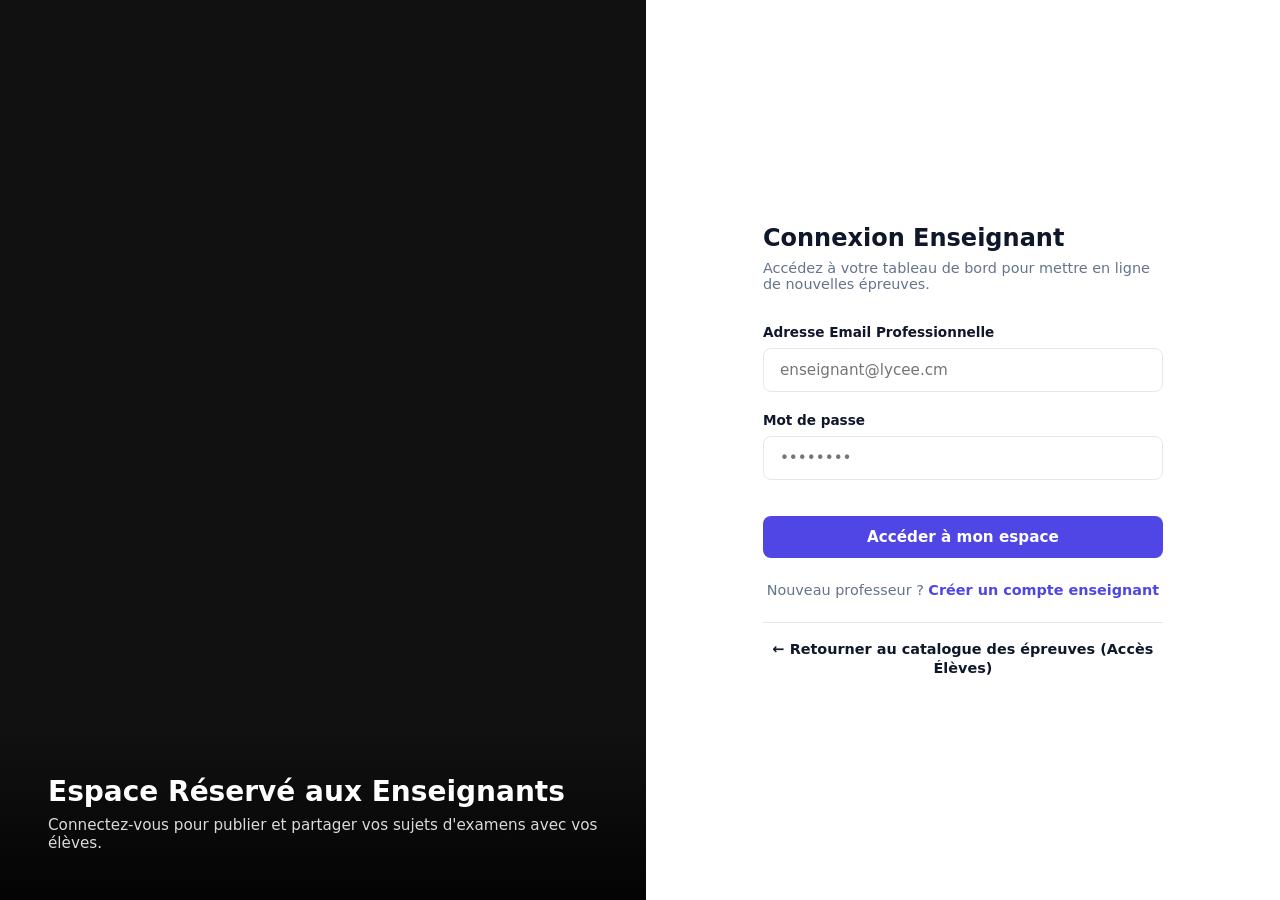
<file: conn.html>
<!DOCTYPE html>
<html lang="fr">
<head>
    <meta charset="UTF-8">
    <meta name="viewport" content="width=device-width, initial-scale=1.0">
    <title>Connexion Enseignant - Portail Lycée</title>
    <link rel="stylesheet" href="style.css">
</head>
<body>

    <div class="split-container">
        <div class="slider-side">
            <div class="slide active" style="background-image: url('https://images.unsplash.com/photo-1523050854058-8df90110c9f1?q=80&w=1000&auto=format&fit=crop')">
                <div class="slide-overlay">
                    <h2>Espace Réservé aux Enseignants</h2>
                    <p>Connectez-vous pour publier et partager vos sujets d'examens avec vos élèves.</p>
                </div>
            </div>
            <div class="slide" style="background-image: url('https://images.unsplash.com/photo-1580582932707-520aed937b7b?q=80&w=1000&auto=format&fit=crop')">
                <div class="slide-overlay">
                    <h2>Diffusion Rapide et Organisée</h2>
                    <p>Classez vos épreuves par matière et par série (TI, C, D, A) en quelques secondes.</p>
                </div>
            </div>
            <div class="slide" style="background-image: url('https://images.unsplash.com/photo-1509062522246-3755977927d7?q=80&w=1000&auto=format&fit=crop')">
                <div class="slide-overlay">
                    <h2>Vous êtes un élève ?</h2>
                    <p>Retournez sur la page principale pour consulter et télécharger les épreuves sans compte.</p>
                </div>
            </div>
        </div>

        <div class="form-side">
            <div class="form-wrapper">
                <h2>Connexion Enseignant</h2>
                <p class="form-subtitle">Accédez à votre tableau de bord pour mettre en ligne de nouvelles épreuves.</p>
                
                <form id="loginForm">
                    <div class="form-group">
                        <label for="email">Adresse Email Professionnelle</label>
                        <input type="email" id="email" required placeholder="enseignant@lycee.cm">
                    </div>

                    <div class="form-group">
                        <label for="password">Mot de passe</label>
                        <input type="password" id="password" required placeholder="••••••••">
                    </div>

                    <button type="submit" style="width: 100%; margin-top: 1rem;">Accéder à mon espace</button>
                </form>

                <p style="text-align: center; margin-top: 1.5rem; font-size: 0.9rem; color: var(--text-muted);">
                    Nouveau professeur ? <a href="inscription.html" style="color: var(--primary); text-decoration: none; font-weight: 600;">Créer un compte enseignant</a>
                </p>
                
                <div style="margin-top: 1.5rem; padding-top: 1rem; border-top: 1px solid var(--border); text-align: center;">
                    <a href="index.html" style="color: var(--text-main); text-decoration: none; font-weight: 600; font-size: 0.9rem;">
                        ← Retourner au catalogue des épreuves (Accès Élèves)
                    </a>
                </div>
            </div>
        </div>
    </div>

    <script src="app.js"></script>
</body>
</html>
</file>
<file: style.css>
:root {
    --primary: #4f46e5;
    --primary-hover: #4338ca;
    --bg-main: #f8fafc;
    --card-bg: #ffffff;
    --text-main: #0f172a;
    --text-muted: #64748b;
    --border: #e2e8f0;
    --badge-bg: #e0e7ff;
    --badge-text: #3730a3;
    --danger: #ef4444;
}

* {
    margin: 0;
    padding: 0;
    box-sizing: border-box;
    font-family: 'Inter', system-ui, -apple-system, sans-serif;
}

body {
    background-color: var(--bg-main);
    color: var(--text-main);
    min-height: 100vh;
    display: flex;
    flex-direction: column;
}

/* --- EN-TÊTE PRO (Espace Public & Dashboard) --- */
header {
    background-color: var(--card-bg);
    border-bottom: 1px solid var(--border);
    padding: 1.25rem 2.5rem;
    display: flex;
    justify-content: space-between;
    align-items: center;
    position: sticky;
    top: 0;
    z-index: 10;
    box-shadow: 0 1px 2px 0 rgba(0, 0, 0, 0.03);
}

.logo-area h1 {
    font-size: 1.2rem;
    font-weight: 700;
    color: var(--primary);
    letter-spacing: -0.025em;
}

nav {
    display: flex;
    gap: 1.75rem;
    align-items: center;
}

nav a {
    text-decoration: none;
    color: var(--text-muted);
    font-weight: 500;
    font-size: 0.95rem;
    transition: color 0.2s;
}

nav a:hover, nav a.active {
    color: var(--primary);
}

/* --- CONTENEUR GENERAL --- */
.container {
    width: 100%;
    max-width: 1400px;
    margin: 0 auto;
    padding: 2.5rem;
    flex: 1;
}

/* --- CARTES & FORMULAIRES CLASSIQUES --- */
.card {
    background: var(--card-bg);
    border: 1px solid var(--border);
    border-radius: 12px;
    padding: 1.75rem;
    box-shadow: 0 4px 6px -1px rgba(0, 0, 0, 0.02), 0 2px 4px -1px rgba(0, 0, 0, 0.02);
}

.form-grid {
    display: grid;
    grid-template-columns: 1fr 1fr;
    gap: 1.25rem;
}

.form-group {
    margin-bottom: 1.25rem;
}

.form-group.full {
    grid-column: span 2;
}

label {
    display: block;
    margin-bottom: 0.5rem;
    font-weight: 600;
    font-size: 0.85rem;
    color: var(--text-main);
}

input, select, textarea {
    width: 100%;
    padding: 0.75rem 1rem;
    border: 1px solid var(--border);
    border-radius: 8px;
    font-size: 0.95rem;
    color: var(--text-main);
    background-color: #fff;
    transition: all 0.2s;
}

input:focus, select:focus, textarea:focus {
    outline: none;
    border-color: var(--primary);
    box-shadow: 0 0 0 3px rgba(79, 70, 229, 0.12);
}

button {
    background-color: var(--primary);
    color: white;
    border: none;
    padding: 0.75rem 1.5rem;
    font-size: 0.95rem;
    font-weight: 600;
    border-radius: 8px;
    cursor: pointer;
    transition: background-color 0.2s;
}

button:hover {
    background-color: var(--primary-hover);
}

/* --- BARRE DE RECHERCHE & FILTRES --- */
.search-filter-bar {
    display: grid;
    grid-template-columns: 2fr 1fr 1fr;
    gap: 1.25rem;
}

/* --- GRILLE DES CARRES PRO (ESPACE PUBLIC) --- */
#epreuvesList {
    display: grid;
    grid-template-columns: repeat(auto-fill, minmax(310px, 1fr));
    gap: 1.75rem;
    margin-top: 1.5rem;
    width: 100%;
}

.epreuve-card {
    background: var(--card-bg);
    border: 1px solid var(--border);
    border-radius: 14px;
    padding: 1.75rem;
    display: flex;
    flex-direction: column;
    justify-content: space-between;
    aspect-ratio: 1 / 1; /* Format carré parfait et symétrique */
    box-shadow: 0 4px 6px -1px rgba(0, 0, 0, 0.02);
    transition: all 0.25s ease;
    position: relative;
    overflow: hidden;
}

.epreuve-card:hover {
    transform: translateY(-5px);
    border-color: #c7d2fe;
    box-shadow: 0 12px 20px -3px rgba(79, 70, 229, 0.08);
}

.epreuve-header-card {
    display: flex;
    justify-content: space-between;
    align-items: flex-start;
    gap: 1rem;
}

.epreuve-details h3 {
    font-size: 1.1rem;
    font-weight: 700;
    color: var(--text-main);
    line-height: 1.4;
    display: -webkit-box;
    -webkit-line-clamp: 3;
    -webkit-box-orient: vertical;
    overflow: hidden;
}

.badge-classe {
    background: var(--badge-bg);
    color: var(--badge-text);
    padding: 0.35rem 0.85rem;
    border-radius: 30px;
    font-size: 0.75rem;
    font-weight: 700;
    text-transform: uppercase;
    letter-spacing: 0.05em;
    white-space: nowrap;
}

.epreuve-body-card {
    margin: auto 0;
}

.epreuve-meta-card {
    font-size: 0.9rem;
    color: var(--text-muted);
    display: flex;
    flex-direction: column;
    gap: 0.5rem;
}

.epreuve-footer-card {
    display: flex;
    justify-content: space-between;
    align-items: center;
    border-top: 1px solid var(--border);
    padding-top: 1.25rem;
}

.btn-download {
    background-color: #f1f5f9;
    color: var(--primary);
    border: 1px solid transparent;
    padding: 0.5rem 1rem;
    font-size: 0.85rem;
    border-radius: 8px;
    text-decoration: none;
    font-weight: 600;
    transition: all 0.2s;
}

.btn-download:hover {
    background-color: var(--primary);
    color: white;
}


/* --- CARTES AVEC FOND D'ÉCRAN DYNAMIQUE PAR MATIÈRE --- */
.epreuve-card.has-bg {
    background-size: cover;
    background-position: center;
    color: #ffffff;
    border: none;
    position: relative;
}

/* Voile sombre pour garantir la lisibilité du texte */
.epreuve-card.has-bg::before {
    content: "";
    position: absolute;
    inset: 0;
    background: linear-gradient(180deg, rgba(15, 23, 42, 0.72) 0%, rgba(15, 23, 42, 0.92) 100%);
    z-index: 1;
}

.epreuve-card.has-bg > * {
    position: relative;
    z-index: 2;
}

.epreuve-card.has-bg .epreuve-details h3 {
    color: #ffffff;
    text-shadow: 0 1px 3px rgba(0, 0, 0, 0.5);
}

.epreuve-card.has-bg .epreuve-meta-card,
.epreuve-card.has-bg .file-name-label {
    color: #e2e8f0;
}

.epreuve-card.has-bg .epreuve-footer-card {
    border-top-color: rgba(255, 255, 255, 0.2);
}

.epreuve-card.has-bg .badge-classe {
    background: rgba(255, 255, 255, 0.2);
    color: #ffffff;
    backdrop-filter: blur(4px);
}

.epreuve-card.has-bg .btn-download {
    background-color: var(--primary);
    color: #ffffff;
}

.epreuve-card.has-bg .btn-download:hover {
    background-color: var(--primary-hover);
}


/* --- DESIGN SPLIT-SCREEN (Connexion & Inscription) --- */
.split-container {
    display: flex;
    min-height: 100vh;
    width: 100%;
}

.slider-side {
    flex: 1.2;
    position: relative;
    overflow: hidden;
    background-color: #111;
}

.slide {
    position: absolute;
    top: 0;
    left: 0;
    width: 100%;
    height: 100%;
    background-size: cover;
    background-position: center;
    opacity: 0;
    transition: opacity 1s ease-in-out;
}

.slide.active {
    opacity: 1;
}

.slide-overlay {
    position: absolute;
    bottom: 0;
    left: 0;
    right: 0;
    padding: 3rem;
    background: linear-gradient(to top, rgba(0,0,0,0.8), transparent);
    color: white;
    z-index: 2;
}

.slide-overlay h2 {
    font-size: 1.75rem;
    margin-bottom: 0.5rem;
    font-weight: 700;
}

.slide-overlay p {
    font-size: 0.95rem;
    opacity: 0.85;
}

.form-side {
    flex: 1;
    display: flex;
    flex-direction: column;
    justify-content: center;
    align-items: center;
    padding: 3rem;
    background-color: var(--card-bg);
}

.form-wrapper {
    width: 100%;
    max-width: 400px;
}

.form-wrapper h2 {
    font-size: 1.5rem;
    font-weight: 700;
    margin-bottom: 0.5rem;
    color: var(--text-main);
}

.form-subtitle {
    color: var(--text-muted);
    font-size: 0.9rem;
    margin-bottom: 2rem;
}


/* --- RESPONSIVE MOBILE & TABLETTES --- */
@media(max-width: 900px) {
    .split-container {
        flex-direction: column;
    }
    .slider-side {
        height: 250px;
        flex: none;
    }
    .form-side {
        padding: 2rem 1.5rem;
    }
    .container {
        padding: 1.25rem;
    }
    .search-filter-bar {
        grid-template-columns: 1fr;
    }
    .form-grid {
        grid-template-columns: 1fr;
    }
    .form-group.full {
        grid-column: span 1;
    }
    .epreuve-card {
        aspect-ratio: auto;
        min-height: 240px;
    }
}
</file>
